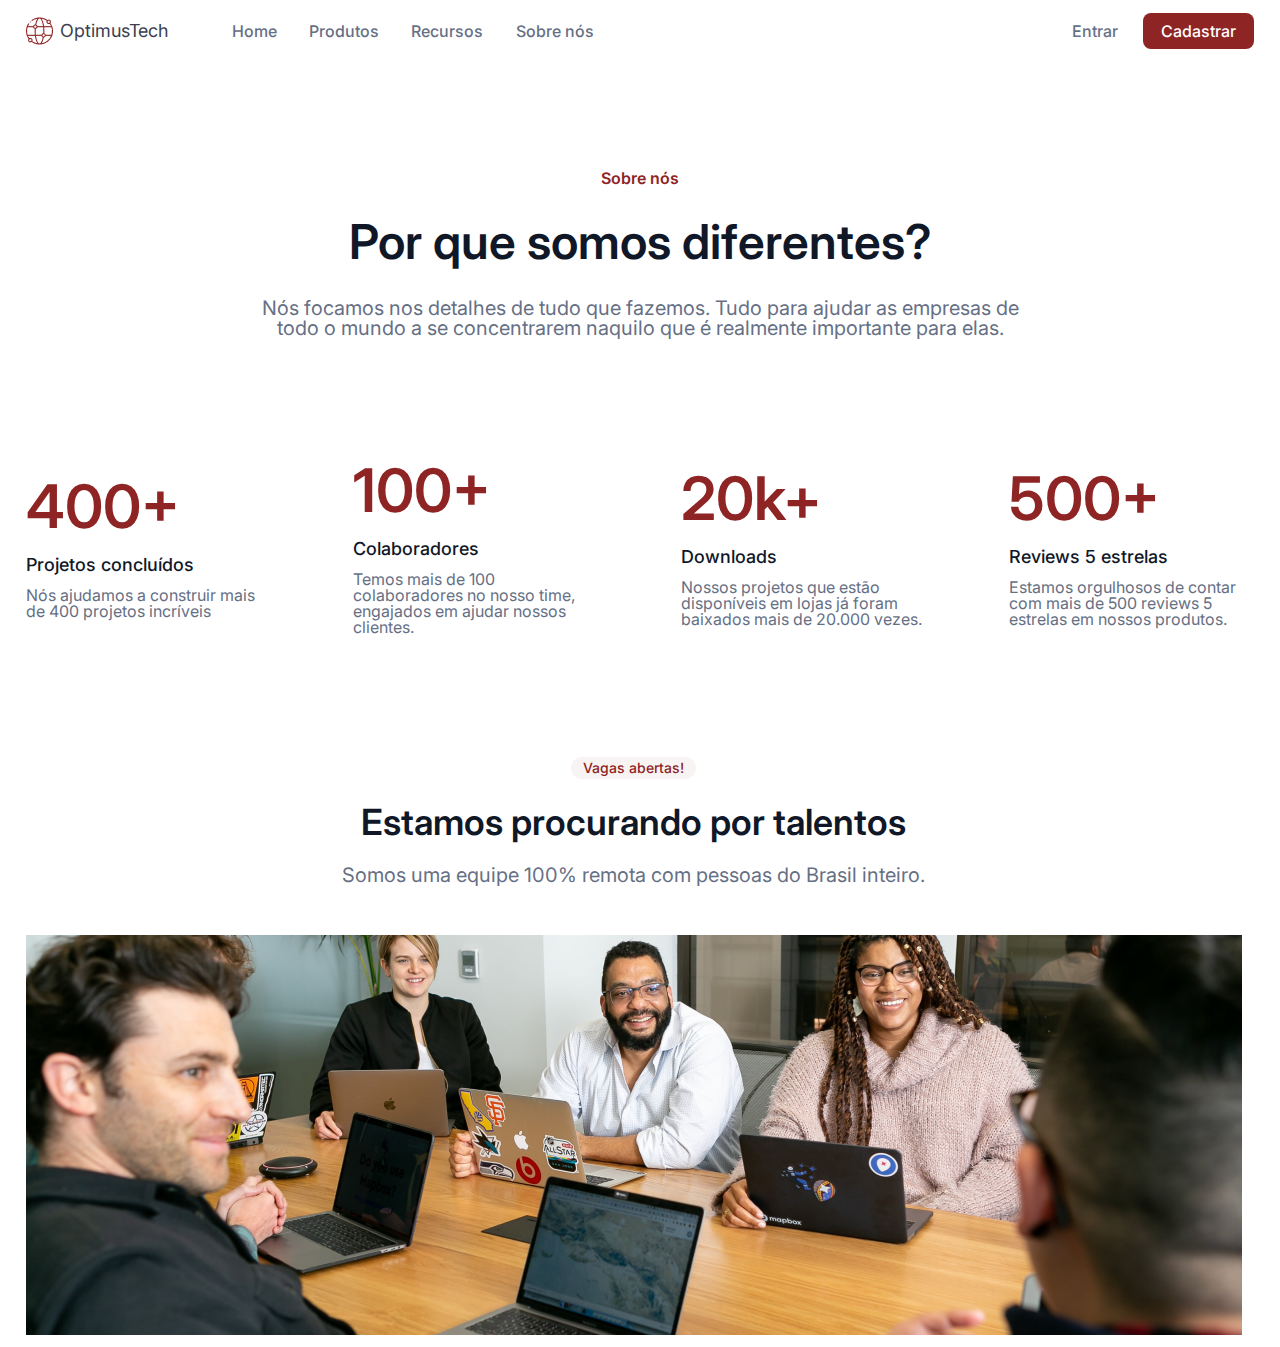
<file: Landing Page/index.html>
<!DOCTYPE html>
<html lang="en">
<head>
    <meta charset="UTF-8">
    <meta http-equiv="X-UA-Compatible" content="IE=edge">
    <meta name="viewport" content="width=device-width, initial-scale=1.0">
    <link rel="stylesheet" href="reset.css">
    <link rel="stylesheet" href="style.css">
    <title>Document</title>
</head>
<body>
    <header>
        <div class="flex-container">
            <div class="menu-nav">
                <a href="index.html" class="logo">
                    <img src="logo.png" alt="logo">
                    OptimusTech
                </a>
                <nav>
                    <ul>
                        <li><a href="#">Home</a></li>
                        <li><a href="#">Produtos</a></li>
                        <li><a href="#">Recursos</a></li>
                        <li><a href="#">Sobre nós</a></li>
                    </ul>
                </nav>
            </div>
            <div class="login-cadastro">
                <a href="#" class="botao-entrar">Entrar</a>
                <a href="#" class="botao-cadastrar">Cadastrar</a>
            </div>
        </div>
        <div class="flex-container">
            <section class="section-sobre-nos">
                <span>Sobre nós</span>
                <h2>Por que somos diferentes?</h2>
                <p>
                    Nós focamos nos detalhes de tudo que fazemos. Tudo para
                    ajudar as empresas de<br>todo o mundo a se concentrarem naquilo
                    que é realmente importante para elas.
                </p>
            </section>
        </div>
    </header>
    <main>
        <div class="flex-container">
            <section class="section-metricas">
                <div class="div-metrica">
                    <h3>400+</h3>
                    <div class="titulo-e-texto">
                        <h4>Projetos concluídos</h4>
                        <p>Nós ajudamos a construir mais de 400 projetos incríveis</p>
                    </div>
                </div>
                <div class="div-metrica">
                    <h3>100+</h3>
                    <div class="titulo-e-texto">
                        <h4>Colaboradores</h4>
                        <p>Temos mais de 100 colaboradores no nosso time, engajados em ajudar nossos clientes.</p>
                    </div>
                </div>
                <div class="div-metrica">
                    <h3>20k+</h3>
                    <div class="titulo-e-texto">
                        <h4>Downloads</h4>
                        <p>Nossos projetos que estão disponíveis em lojas já foram baixados mais de 20.000 vezes.</p>
                    </div>
                </div>
                <div class="div-metrica">
                    <h3>500+</h3>
                    <div class="titulo-e-texto">
                        <h4>Reviews 5 estrelas</h4>
                        <p>Estamos orgulhosos de contar com mais de 500 reviews 5 estrelas em nossos produtos.</p>
                    </div>
                </div>
            </section>
        </div>
        <div class="flex-container">
            <section class="section-talentos">
                <h3>Vagas abertas!</h3>
                <h2>Estamos procurando por talentos</h2>
                <span>Somos uma equipe 100% remota com pessoas do Brasil inteiro.</span>
                <img src="pessoas.png" alt="Pessoas sentadas à mesa">
            </section>
            <section class="vagas">
                <div class="categoria">
                    <div class="vaga">

                    </div>
                    <div class="vaga">
                        
                    </div>
                </div>
                <div class="categoria">
                    <div class="vaga">
                        
                    </div>
                    <div class="vaga">
                        
                    </div>
                    <div class="vaga">
                        
                    </div>
                </div>
            </section>
        </div>
    </main>
    <footer>

    </footer>
</body>
</html>
</file>
<file: Landing Page/style.css>
@import url('https://fonts.googleapis.com/css2?family=Inter:wght@500&family=Play:wght@700&display=swap');

:root {
    --text-color: #667085;
    --main-color: #8E2424;
    --title-grey: #101828;
}

body {
    max-width: 1440px;
    margin: 0 auto;
    font-family: 'Inter', sans-serif;
}

.flex-container, .menu-nav, .logo, nav ul, .login-cadastro, .section-metricas {
    display: flex;
    flex-wrap: wrap;
    justify-content: space-between;
    align-items: center;
}

.flex-container {
    padding: 1% 2%;
}

.flex-container a {
    text-decoration: none;
}

.flex-container .logo {
    font-size: 18px;
    color: #3A404E;
    padding-right: 5vw;
}

.logo img {
    margin-right: 7px;
}

nav ul {
    width: 362px;
    padding-right: 10vw;
}

nav ul li a, .login-cadastro a, .section-sobre-nos p {
    color: var(--text-color);
}

.login-cadastro .botao-cadastrar {
    background-color: var(--main-color);
    color: #FFFFFF;
    border: none;
    border-radius: 8px;
    padding: 10px 18px;
}

.botao-entrar {
    padding-right: 25px;
}

.login-cadastro .botao-entrar, .login-cadastro, .botao-cadastrar, nav ul li a {
    font-size: 16px;
    font-weight: 500;
}

.section-sobre-nos {
    padding: 96px 0;
} 

.section-sobre-nos {
    text-align: center;
    flex-grow: 1;
}

.section-sobre-nos span {
    color: var(--main-color);
    font-size: 16px;
    font-weight: 600;
}

.section-sobre-nos h2 {
    color: var(--title-grey);
    font-size: 48px;
    font-weight: 600;
}

.section-sobre-nos p {
    font-size: 20px;
    font-weight: 400;
}

.section-sobre-nos h2, .section-sobre-nos p {
    margin-top: 32px;
}

.section-metricas {
    padding: 0 0 96px;
}

.section-metricas .div-metrica {
    width: 20%;
}

.section-metricas .div-metrica h3 {
    font-size: 60px;
    font-weight: 600;
    color: var(--main-color);
    margin-bottom: 20px;
}

.section-metricas .div-metrica h4 {
    font-size: 18px;
    font-weight: 500;
    color: var(--title-grey);
    margin-bottom: 13px;
}

.section-metricas .div-metrica p {
    font-size: 16px;
    font-weight: 400;
    color: var(--text-color);
}

.section-talentos {
    display: flex;
    flex-direction: column;
    align-items: center;
}

.section-talentos h3 {
    font-size: 14px;
    font-weight: 500;
    color: var(--main-color);
    background-color: #8E24240D;
    padding: 4px 12px;
    border-radius: 16px;
    margin-bottom: 25px;
}

.section-talentos h2 {
    font-size: 36px;
    font-weight: 600;
    color: var(--title-grey);
    margin-bottom: 25px;
}

.section-talentos span {
    font-size: 20px;
    font-weight: 400;
    color: var(--text-color);
    margin-bottom: 50px;
}

.section-talentos img {
    width: 100%;
}
</file>
